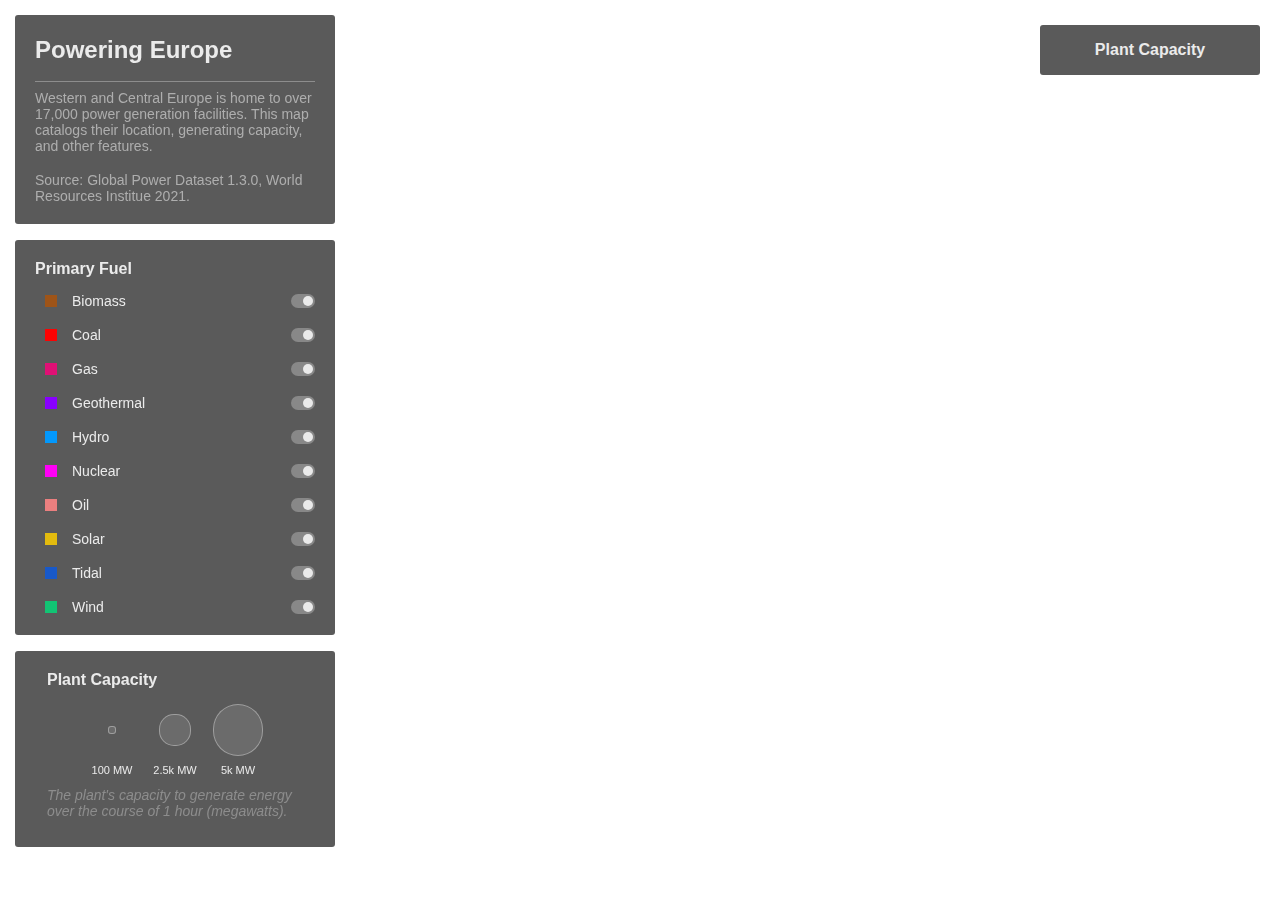
<file: index.html>
<!DOCTYPE html>
<html>
<head>
<meta charset="utf-8">
<title>Powering Europe</title>

<meta name="viewport" content="initial-scale=1,maximum-scale=1,user-scalable=no">

<link href="https://api.mapbox.com/mapbox-gl-js/v2.14.1/mapbox-gl.css" rel="stylesheet">
<script src="https://api.mapbox.com/mapbox-gl-js/v2.14.1/mapbox-gl.js"></script>

<!-- <link href="css/legend.css" rel="stylesheet" type="text/css">   -->
<link href="css/popup.css" rel="stylesheet" type="text/css">  
<link href="css/filter.css" rel="stylesheet" type="text/css"> 
<link href="css/analtog.css" rel="stylesheet" type="text/css"> 
<!-- <link href="css/toggle.css" rel="stylesheet" type="text/css"> -->
<link href="css/var.css" rel="stylesheet" type="text/css"> 
<link href="css/console.css" rel="stylesheet" type="text/css"> 


<style>

body { margin: 0; padding: 0; font-family: 'Helvetica Neue', Helvetica, Arial, sans-serif;}
#map { position: absolute; top: 0; bottom: 0; width: 100%; }


</style>
</head>
<body>
<div id="map"></div>
<!-- <nav id="filter-group" class="filter-group"></nav> -->

<!-- LEGEND -->

<div class = "console">
    <div class = "title-block">
        <div class = "title">Powering Europe</div>
        <div class = "leg-line"></div>
        <div class = "proj-des">Western and Central Europe is home to over 17,000 power generation facilities. This map catalogs their location, generating capacity, and other features.</div>
        <!-- <p>Source: Global Power Dataset 1.3.0, World Resources Institue 2021.</p> -->
        <br>
        <div class = "proj-des">Source: Global Power Dataset 1.3.0, World Resources Institue 2021.</div>
    </div>
    <div class = "title-block">
        <div class = "legend-label">Primary Fuel</div>
        <div class = "legend" id = "toggle group">

            <div class = "legend-entry active">
                <div class = "symbol active" style="background-color: #9e5418;" id="Biomass_symbol"></div>
                <div class = "symbol-label active">Biomass</div>
                <div class = "toggle-space">
                    <div class = "toggle active" id = "Biomass"></div>
                </div>
            </div>

            <div class = "legend-entry active">
                <div class = "symbol active" style="background-color: #fc0303;" id="Coal_symbol"></div>
                <div class = "symbol-label active">Coal</div>
                <div class = "toggle-space">
                    <div class = "toggle active" id = "Coal"></div>
                </div>
            </div>

            <div class = "legend-entry active">
                <div class = "symbol active" style="background-color: #e01075;" id="Gas_symbol"></div>
                <div class = "symbol-label active">Gas</div>
                <div class = "toggle-space">
                    <div class = "toggle active" id = "Gas"></div>
                </div>
            </div>

            <div class = "legend-entry active">
                <div class = "symbol active" style="background-color: #8800ff;" id="Geothermal_symbol"></div>
                <div class = "symbol-label active">Geothermal</div>
                <div class = "toggle-space">
                    <div class = "toggle active" id = "Geothermal"></div>
                </div>
            </div>

            <div class = "legend-entry active">
                <div class = "symbol active" style="background-color: #0398fc;" id="Hydro_symbol"></div>
                <div class = "symbol-label active">Hydro</div>
                <div class = "toggle-space">
                    <div class = "toggle active" id = "Hydro"></div>
                </div>
            </div>

            <div class = "legend-entry active">
                <div class = "symbol active" style="background-color: #ff00f7;" id="Nuclear_symbol"></div>
                <div class = "symbol-label active">Nuclear</div>
                <div class = "toggle-space">
                    <div class = "toggle active" id = "Nuclear"></div>
                </div>
            </div>

            <div class = "legend-entry active">
                <div class = "symbol active" style="background-color: #eb7f7f;" id="Oil_symbol"></div>
                <div class = "symbol-label active">Oil</div>
                <div class = "toggle-space">
                    <div class = "toggle active" id = "Oil"></div>
                </div>
            </div>

            <div class = "legend-entry active">
                <div class = "symbol active" style="background-color: #e3bb0e;" id="Solar_symbol"></div>
                <div class = "symbol-label active">Solar</div>
                <div class = "toggle-space">
                    <div class = "toggle active" id = "Solar"></div>
                </div>
            </div>

            <div class = "legend-entry active">
                <div class = "symbol active" style="background-color: #1859c9;" id="Tidal_symbol"></div>
                <div class = "symbol-label active">Tidal</div>
                <div class = "toggle-space">
                    <div class = "toggle active" id = "Tidal"></div>
                </div>
            </div>

            <div class = "legend-entry active" style = "margin-bottom: 0;">
                <div class = "symbol active" style="background-color: #12c474;" id="Wind_symbol"></div>
                <div class = "symbol-label active">Wind</div>
                <div class = "toggle-space">
                    <div class = "toggle active" id = "Wind"></div>
                </div>
            </div>

        </div>
    </div>
    <div class = "title-block">
            <!-- SIZE LEGEND ENTRY  -->
            <div class = "entry-dropdown active" id="entry-0">
                <div class = "entry-row">
                    <div class = "legend-label">Plant Capacity</div>
                </div>
                <div class = "entry-row size">
                    <div class = "circle-container">
                        <div class = "size-circle small"></div>
                    </div>
                    <div class = "circle-container">
                        <div class = "size-circle med"></div>
                    </div>
                    <div class = "circle-container">
                        <div class = "size-circle large"></div>
                    </div>
                </div>
                <div class = "entry-row size">
                    <div class = "circle-container">
                        <div class = "size-label">100 MW</div>
                    </div>
                    <div class = "circle-container">
                        <div class = "size-label">2.5k MW</div>
                    </div>
                    <div class = "circle-container">
                        <div class = "size-label">5k MW</div>
                    </div>
                </div>
                <div class = "entry-row">
                    <div class = "entry-description">
                        The plant's capacity to generate energy over the course of 1 hour (megawatts).
                    </div>
                </div>
            </div>
            <div class = "entry-dropdown" id="entry-1">
                <div class = "entry-row">
                    <div class = "legend-label">Generated Power</div>
                </div>
                <div class = "entry-row size">
                    <div class = "circle-container">
                        <div class = "size-circle small"></div>
                    </div>
                    <div class = "circle-container">
                        <div class = "size-circle med"></div>
                    </div>
                    <div class = "circle-container">
                        <div class = "size-circle large"></div>
                    </div>
                </div>
                <div class = "entry-row size">
                    <div class = "circle-container">
                        <div class = "size-label">5k</div>
                    </div>
                    <div class = "circle-container">
                        <div class = "size-label">15k</div>
                    </div>
                    <div class = "circle-container">
                        <div class = "size-label">30k</div>
                    </div>
                </div>
                <div class = "entry-row">
                    <div class = "entry-description">
                        Power generated over the course of a full year (gigawatts).
                    </div>
                </div>
            </div>
            <div class = "entry-dropdown" id="entry-2">
                <div class = "entry-row">
                    <div class = "legend-label">Capacity Factor</div>
                </div>
                <div class = "entry-row size">
                    <div class = "circle-container">
                        <div class = "size-circle small"></div>
                    </div>
                    <div class = "circle-container">
                        <div class = "size-circle med"></div>
                    </div>
                    <div class = "circle-container">
                        <div class = "size-circle large"></div>
                    </div>
                </div>
                <div class = "entry-row size">
                    <div class = "circle-container">
                        <div class = "size-label">50%</div>
                    </div>
                    <div class = "circle-container">
                        <div class = "size-label">75%</div>
                    </div>
                    <div class = "circle-container">
                        <div class = "size-label">100%</div>
                    </div>
                </div>
                <div class = "entry-row">
                    <div class = "entry-description">
                        The ratio of generated energy to what would be generated in a year-long max-capacity scenario. 
                    </div>
                </div>
            </div>
    </div>

</div>

<div class="dropdown">
    <button class = "legendtit" id="dropdown-butt">Plant Capacity</button>
    <div class="dropdown-options">
      <a id = "anal1" class = "checked">Plant Capacity</a>
      <a id = "anal2" class = "nocheck">Generated Power</a>
      <a id = "anal3" class = "nocheck">Capacity Factor</a>
    </div>
</div>

<!-- <div id="elementToHover">Hover Over Content- Javascript Approach</div> -->
<div class = "triangle" id = "popup tip"></div>
<div class = "instruct" id="instruct-anal">Click below to change the analysis being displayed</div>
<div class = "instruct" id="instruct-tog">Use the toggle swithces to turn layers on/off.</div>
<!-- <div id="elementToPopup_toggle">Click to turn layer on/off</div> -->

<!-- <div id='analtog'> 
    <div class='session checked' id = "anal1">
        <span class="dotlable">Plant Capacity</span><span class="checkmark">✔</span>
    </div>
    <div class='session checked' id = "anal2">
        <span class="dotlable">Generated Power</span><span class="checkmark">✔</span>
    </div>
    <div class='session checked' id = "anal3">
        <span class="dotlable">Capacity Factor</span><span class="checkmark">✔</span>
    </div>
</div> -->

    
</div>

<script src="script.js"></script>
 
</body>
</html>
</file>
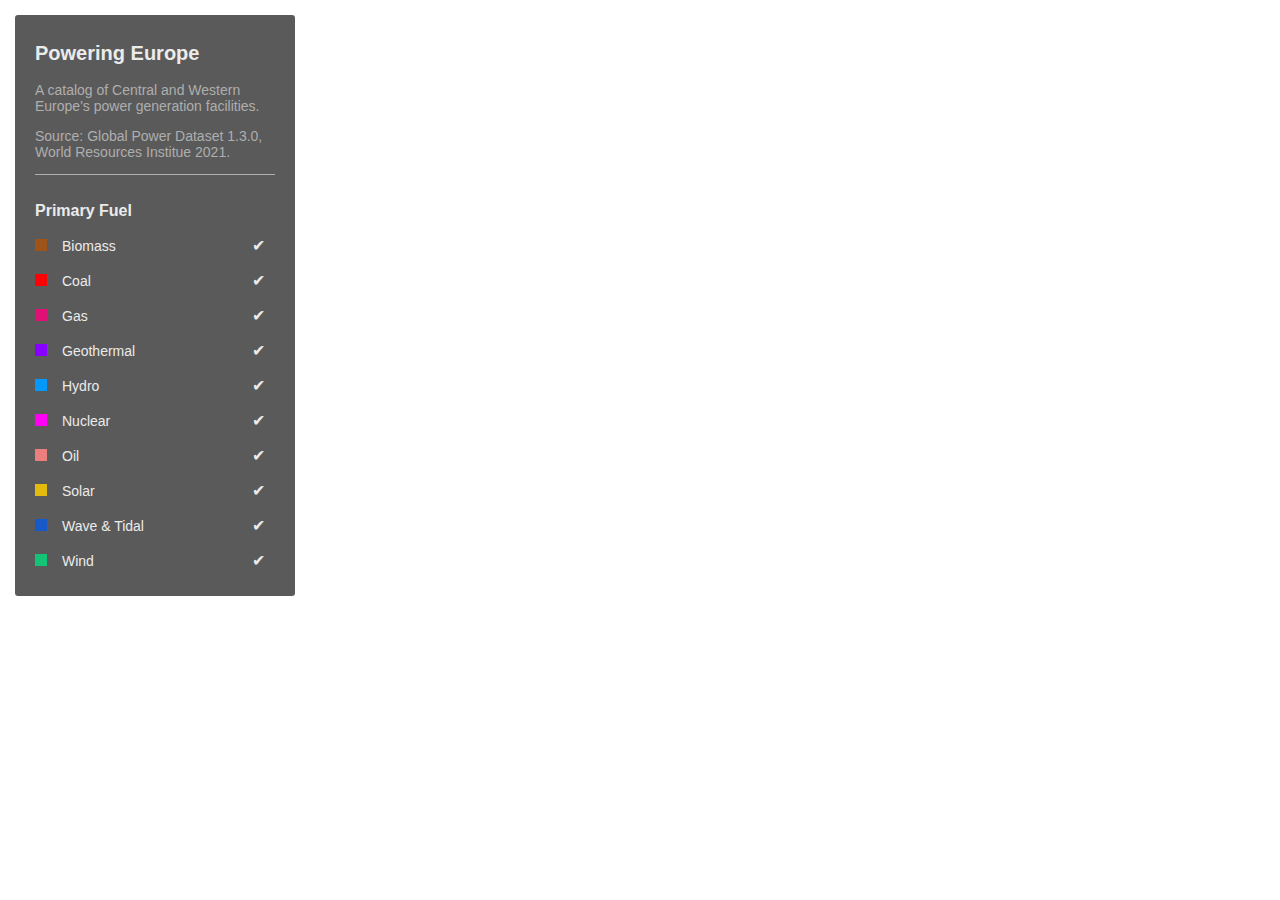
<file: index_simple.html>
<!DOCTYPE html>
<html>
<head>
<meta charset="utf-8">
<title>Hello Friend</title>

<meta name="viewport" content="initial-scale=1,maximum-scale=1,user-scalable=no">

<link href="https://api.mapbox.com/mapbox-gl-js/v2.14.1/mapbox-gl.css" rel="stylesheet">
<script src="https://api.mapbox.com/mapbox-gl-js/v2.14.1/mapbox-gl.js"></script>

<link href="css/legend.css" rel="stylesheet" type="text/css">  
<link href="css/popup.css" rel="stylesheet" type="text/css">  
<link href="css/filter.css" rel="stylesheet" type="text/css"> 
<link href="css/var.css" rel="stylesheet" type="text/css"> 


<style>

body { margin: 0; padding: 0; font-family: 'Helvetica Neue', Helvetica, Arial, sans-serif;}
#map { position: absolute; top: 0; bottom: 0; width: 100%; }


</style>
</head>
<body>
<div id="map"></div>
<!-- <nav id="filter-group" class="filter-group"></nav> -->

<!-- LEGEND -->

<div id='console'>
    <h1>Powering Europe</h1>
    <p>A catalog of Central and Western Europe's power generation facilities. </p>
    <p>Source: Global Power Dataset 1.3.0, World Resources Institue 2021.</p>
    <div class = "leg-lines"></div>

    <div class = "legendtit">Primary Fuel</div>

    <div class='session checked' id = "Biomass">
      <span class="hr-square" style="background: #9e5418;"></span><span class="dotlable">Biomass</span><span class="checkmark" id = "Biomass">✔</span>
    </div>
    <div class ='session checked' id = "Coal"> 
      <span class="hr-square" style="background: #fc0303;"></span><span class="dotlable">Coal</span><span class="checkmark" id = "Coal">✔</span>
    </div>
    <div class ='session checked' id = "Gas"> 
        <span class="hr-square" style="background: #e01075;"></span><span class="dotlable">Gas</span><span class="checkmark" id = "Gas">✔</span>
    </div>
    <div class ='session checked' id = "Geothermal"> 
        <span class="hr-square" style="background: #8800ff;"></span><span class="dotlable">Geothermal</span><span class="checkmark" id = "Geothermal">✔</span>
    </div>
    <div class ='session checked' id = "Hydro"> 
        <span class="hr-square" style="background: #0398fc;"></span><span class="dotlable">Hydro</span><span class="checkmark" id = "Hydro">✔</span>
    </div>
    <div class ='session checked' id = "Nuclear"> 
        <span class="hr-square" style="background: #ff00f7;"></span><span class="dotlable">Nuclear</span><span class="checkmark" id = "Nuclear">✔</span>
    </div>
    <div class ='session checked' id = "Oil"> 
        <span class="hr-square" style="background: #eb7f7f;"></span><span class="dotlable">Oil</span><span class="checkmark" id = "Oil">✔</span>
    </div>
    <div class ='session checked' id = "Solar"> 
        <span class="hr-square" style="background: #e3bb0e;"></span><span class="dotlable">Solar</span><span class="checkmark" id = "Solar">✔</span>
    </div>
    <div class ='session checked' id = "Tidal"> 
        <span class="hr-square" style="background: #1859c9;"></span><span class="dotlable">Wave & Tidal</span><span class="checkmark" id = "Tidal">✔</span>
    </div>
    <div class ='session checked' id = "Wind"> 
        <span class="hr-square" style="background: #12c474;"></span><span class="dotlable">Wind</span><span class="checkmark" id = "Wind">✔</span>
    </div>
    
</div>

<script src="script_simple.js"></script>
 
</body>
</html>
</file>
<file: css/legend.css>
#console {
  position: absolute;
  border-radius: 3px;
  width: 240px;
  margin: 15px;
  padding: 10px 20px;
  background-color: var(--bg_color);
  /* opacity: 0.8; */
}

h1 {
  font-size: 20px;
  line-height: 30px;
  color: var(--prim_color);
}
  
h2 {
  font-size: 14px;
  font-weight: 400;
  line-height: 20px;
  margin-bottom: 10px;
  color: #d6dfff;
}

a {
  text-decoration: none;
  color: #2dc4b2;
}

p {
  color: var(--sec_color);
  font-size: 14px;
  font-weight: 400;
}

.legendtit {
  font-size: 16px;
  font-weight: 600;
  line-height: 20px;
  color: var(--prim_color);
  margin-bottom: 15px;
}

.dot {
  height: 8px;
  width: 8px;
  background-color: var(--ter_color);
  border-radius: 50%;
  display: inline-block;
  margin-left: 2.5px;
  margin-right: 2.5px;
}

.dot.checked {
  height: 8px;
  width: 8px;
  border-radius: 50%;
  display: inline-block;
  margin-left: 2.5px;
  margin-right: 2.5px;
}

.dotlable {
  font-size: 14px;
  font-weight: 400;
  line-height: 20px;
  margin-bottom: 10px;
  padding-left: 15px;
  /* color: var(--prim_color); */
}

.checkmark {
  margin-right: 10px;
  font-weight: 100;
  float: right;
  /* color: var(--prim_color); */
}

.hr-lines{
  height: 2px;
  width: 15px;
  background: rgb(0, 255, 251);
  display: inline-block;
}

.hr-square{
  height: 12px;
  width: 12px;
  display: inline-block;
  opacity: 1;
}

.hr-square.nocheck{
  height: 12px;
  width: 12px;
  background: var(--ter_color);
  display: inline-block;
  opacity: 0.2;
}

.session {
  /* height: 12px; */
  width: 100%;
  margin-bottom: 15px;
  color: var(--ter_color);
  cursor: pointer;
}

.session.checked {
  /* height: 12px; */
  width: 100%;
  margin-bottom: 15px;
  color: var(--prim_color);
}

.row {
  height: 12px;
  width: 100%;
}

.colors {
  background: linear-gradient(to right,#4287f5, #25dbdb, #00ff04);
  margin-bottom: 5px;
}

.label {
  width: 8%;
  display: inline-block;
  text-align: center;
  font-size: 13px;
  color: var(--prim_color);
}

.leg-lines{
  height: 1px;
  width: 100%;
  background: var(--sec_color);
  margin: auto;
  margin-bottom: 26px;
}
</file>
<file: css/popup.css>
.mapboxgl-popup-close-button {
  color: var(--sec_color);
}

.mapboxgl-popup-content {
  font: var(--font_default);
  padding: 15px;
  width: 260px;
  background: var(--bg_color);
  color: var(--sec_color);
  display: inline-block;
  border-radius: 3px;
}

.pop-title {
  font-weight: 400;
  color: var(--highl_color);
  margin-bottom: 5px;;
}

.pop-entry {
  display: flex;
  align-items: center;
  margin-bottom: 10px;
}

.pop-field {
  color: var(--sec_color);
}

.pop-value {
  font-weight: 600;
  color: var(--prim_color);
  text-align: right;
  font-size: 16px;
  flex: 1;
}

.pop-unit {
  color: var(--sec_color);
  width: 30px;
  margin-left: 8px;
  /* font-size: 11px; */
  font-style: italic;
}

.pop-line{
  height: 1px;
  /* width: 92%; */
  background: var(--highl_color);
  margin: auto;
  margin-bottom: 20px;
}

.mapboxgl-popup-anchor-top .mapboxgl-popup-tip,
.mapboxgl-popup-anchor-top-left .mapboxgl-popup-tip,
.mapboxgl-popup-anchor-top-right .mapboxgl-popup-tip {
    border-bottom-color: var(--bg_color);
    }
.mapboxgl-popup-anchor-bottom .mapboxgl-popup-tip,
.mapboxgl-popup-anchor-bottom-left .mapboxgl-popup-tip,
.mapboxgl-popup-anchor-bottom-right .mapboxgl-popup-tip {
    border-top-color: var(--bg_color);
    }
.mapboxgl-popup-anchor-left .mapboxgl-popup-tip {
    border-right-color: var(--bg_color);
    }
.mapboxgl-popup-anchor-right .mapboxgl-popup-tip {
    border-left-color: var(--bg_color);
      }
</file>
<file: css/filter.css>
.filter-group {
    font: var(--font_default);
    font-weight: 600;
    position: absolute;
    bottom: 20px;
    left: 15px;
    z-index: 1;
    border-radius: 3px;
    width: 240px;
    color: #fff;
}

.filter-group input[type='checkbox']:first-child + label {
    border-radius: 3px 3px 0 0;
}

.filter-group label:last-child {
    border-radius: 0 0 3px 3px;
    border: none;
}

.filter-group input[type='checkbox'] {
    display: none;
}

.filter-group input[type='checkbox'] + label {
    background-color: var(--bg_color);
    display: block;
    cursor: pointer;
    padding-left: 20px;
    padding-top: 5px;
    padding-bottom: 5px;
    /* padding: 10px; */
    /* padding-left: 20px; */
    /* border-bottom: 1px solid rgba(0, 0, 0, 0.25); */
    color: var(--ter_color);
    background-color: var(--bg_color);
    text-transform: capitalize;
}

/* .filter-group input[type='checkbox'] + label {

} */

.filter-group input[type='checkbox'] + label:hover{
    /* border: 2px solid var(--highl_color); */
    /* background-color: #dad84e; */
}


.filter-group input[type='checkbox']:checked + label {
    background-color: var(--bg_color);
    color: var(--prim_color);
}

.filter-group input[type='checkbox']:checked + label:after {
    content: '✔';
    margin-right: 20px;
    float: right;

}

/* .filter-group input[type='checkbox'] + label:before {
    content: '✔';
    margin-right: 20px;
    float: right;
} */
</file>
<file: css/analtog.css>
#analtog {
    position: absolute;
    border-radius: 3px;
    width: 240px;
    padding: 10px 20px;
    margin: 15px;
    bottom: 25px;
    background-color: var(--bg_color);
    /* opacity: 0.8; */
  }

.legendtit {
font-size: 16px;
font-weight: 600;
line-height: 20px;
color: var(--prim_color);
margin-bottom: 15px;
}

.dropdown {
    position: absolute;
    /* width: 220px; */
    top: 25px;
    right: 20px; 
}

button{
    width: 220px;
    border:none;
    border-radius:3px;
    padding:15px 30px;
    /* font-size:18px; */
    color:  var(--prim_color);
    cursor:pointer;
    background-color: var(--bg_color);
}

button:hover{
background-color: var(--bghov_color);
}

.dropdown-options {
    width: 220px;
    font-size: 14px;
    display: none;
    position: absolute;
    overflow: auto;
    background-color:var(--bg_color);
    border-radius:3px;
    box-shadow: 0px 10px 10px 0px rgba(0,0,0,0.4);
}

.dropdown:hover .dropdown-options {
    display: block;
}

.dropdown-options a {
    display: block;
    color: var(--sec_color);
    padding: 3px;
    text-decoration: none;
    padding:20px 40px;
}

.dropdown-options a.checked{
    display: block;
    color: var(--prim_color);
    padding: 3px;
    text-decoration: none;
    padding:20px 40px;
}

.dropdown-options a:hover {
    /* color: #0a0a23; */
    background-color: var(--bghov_color);
    border-radius:5px;
}

#elementToHover {
    display: inline-block;
    position: relative;
}


.instruct {
    display: none;
    /* left: 50%;  */
    transform: translate(-50%, -5%); 
    position: absolute;
    font-size: 12px;
    font-weight: 400;
    /* background-color: var(--bg_color); */
    background-color: #037ffc;
    opacity: 0.8;
    color: #fff;
    padding: 8px;
    border-radius: 5px;
    transition-property: display;
    transition-delay: 5s;
}

.triangle {
    display: none;
    position: absolute;
    width: 0; 
    height: 0; 
    border-left: 8px solid transparent;
    border-right: 8px solid transparent;
    border-bottom: 10px solid #037ffc;
    opacity: 0.8;
}
</file>
<file: css/toggle.css>
input[type=checkbox]{
    height: 0;
    width: 0;
    visibility: hidden;
}
  
label {
    cursor: pointer;
    /* text-indent: -9999px; */
    width: 24px;
    height: 14px;
    background: rgb(98, 98, 98);
    /* display: block; */
    border-radius: 12px;
    position: relative;
}

label:after {
    content: '';
    position: absolute;
    top: 2px;
    left: 2px;
    width: 10px;
    height: 10px;
    background: #fff;
    border-radius: 10px;
    transition: 0.3s;
}

input:checked + label {
    background: rgb(136, 136, 136);
}

input:checked + label:after {
    left: calc(100% - 2px);
    transform: translateX(-100%);
}

label:active:after {
    width: 16px;
}

/* body {
    display: flex;
    justify-content: center;
    align-items: center;
    height: 100vh;
} */
</file>
<file: css/var.css>
:root {
    --bg_color: rgba(72, 72, 72, 0.9);
    --bghov_color: rgba(100, 100, 100, 0.9);

    --prim_color: rgba(235, 235, 235, 1);
    --sec_color: rgba(174, 174, 174, 1); 
    --ter_color: rgb(141, 141, 141);
    /* --highl_color: rgba(252, 87, 255, 0.807); */
    --highl_color: rgba(0, 255, 255, 0.807);

    --font_default: 400 14px/22px 'Source Sans Pro', 'Helvetica Neue', sans-serif;
  }

  p {
    color: var(--sec_color);
    font-size: 14px;
    font-weight: 400;
  }
</file>
<file: css/console.css>
.console {
    position: fixed;
    top: 0;
    left: 0;
    margin: 15px;
    width: 320px;
    height: 100%; 
    overflow-y:scroll;
    /* padding: 10px 20px; */
    /* background-color: var(--bg_color); */

}

.title-block {
    background-color: var(--bg_color);
    padding: 20px;
    border-radius: 3px;
    margin-bottom: 16px;
}

.title {
    font-size: 24px;
    line-height: 30px;
    color: var(--prim_color);
    margin-bottom: 16px;
    font-weight: bold;
}

.proj-des {
    color: var(--sec_color);
    font-size: 14px;
    font-weight: 400;
}

.legend-label{
    font-size: 16px;
    font-weight: 600;
    /* line-height: 20px; */
    color: var(--prim_color);
    margin-bottom: 15px;
}

.legend-entry {
    display: flex;
    align-items: center;
    margin-left: 10px;
    margin-bottom: 18px;
    color: var(--ter_color);
    transition: 0.15s;
}

.legend-entry.scale {
    display: flex;
    align-items: center;
    /* margin-left: 10px;
    margin-bottom: 18px; */
    color: var(--ter_color);
    transition: 0.15s;
}

.legend-entry.active {
    color: var(--prim_color);
}

.symbol{
    height: 12px;
    width: 12px;
    margin-right: 15px;
    display: inline-block;
    opacity: 0.2;
    /* border-radius: 6px; */
    transition: 0.15s;
}

.symbol.active{
    opacity: 1;
}

.symbol-label{
    font-size: 14px;
    flex: 1;
}

.toggle-space{
    width: 24px;
    margin-left: 20px;
    display: flex;
    align-items: center;
}

.toggle {
    cursor: pointer;
    width: 24px;
    height: 14px;
    background: rgb(98, 98, 98);
    /* display: block; */
    border-radius: 12px;
    position: relative;
}

.toggle:after {
    content: '';
    position: absolute;
    top: 2px;
    left: 2px;
    width: 10px;
    height: 10px;
    background: #a8a8a8;
    border-radius: 10px;
    transition: 0.3s;
}

.toggle.active {
    background: rgb(136, 136, 136);
}

.toggle.active:after {
    left: calc(100% - 2px);
    transform: translateX(-100%);
    background: #eaeaea;
}

.leg-line{
    height: 1px;
    width: 100%;
    background: var(--ter_color);
    margin: auto;
    margin-bottom: 8px;
  }


  .circle-container {
    width: 50px;
    display: flex;
    justify-content: center;
    /* margin-right: 10px;
    margin-left: 10px; */
    /* justify-items: center; */
}

.size-circle {
    background-color: rgba(255,255,255, 0.1);
    border: 1px solid rgba(255,255,255, 0.35);
    height: 10px;
    width: 10px;
    /* display: inline-block; */
    opacity:1;
    border-radius: 5px;
}

.size-circle.small {
    height: 6px;
    width: 6px;
    border-radius: 3px;
}

.size-circle.med {
    height: 30px;
    width: 30px;
    border-radius: 15px;
}

.size-circle.large {
    height: 50px;
    width: 50px;
    border-radius: 25px;
}

.size-label {
    font-size: 11px;
    font-weight: 400;
    /* line-height: 20px; */
    color: var(--prim_color);
}

.entry-title {
    display: flex;
    align-items: center;
    margin-top: 18px;
    margin-bottom: 18px;
    color: var(--ter_color);
    transition: 0.15s;
}

.entry-title.top {
    margin-top: 6px;
}

.entry-title.bottom{
    margin-bottom: 6px;
}

.entry-label{
    font-size: 16px;
    font-weight: 600;
    color: var(--ter_color);
    flex: 1;
    transition: all 0.3s;
    transition-timing-function: ease;
}

.entry-label.active{
    color: var(--prim_color);
}

.entry-dropdown {
    max-height: 0;
    opacity: 0;
    transition: all 0.3s;
    transition-timing-function: ease;
}

.entry-dropdown.active {
    /* margin-top: 12px;
    margin-bottom: 18px; */
    padding-left: 12px;
    padding-right: 12px;
    display:block; 
    max-height: 400px;
    opacity: 1;
    overflow: hidden;
    transition: all 0.3s;
    transition-timing-function: ease;
}

.entry-row {
    color: var(--prim_color);
    margin-bottom: 8px;
}

.row-label {
    font-weight: 300;
}

.entry-row.gradlabel {
    display: flex;
    justify-content: space-between;
    align-items: center;
}

.entry-row.size {
    display: flex;
    justify-content: space-between;
    align-items: center;
    padding-left: 40px;
    padding-right: 40px;
}

.entry-description {
    margin-top: 11px;
    color: var(--ter_color);
    font-size: 14px;
    font-style: italic;
}
</file>
